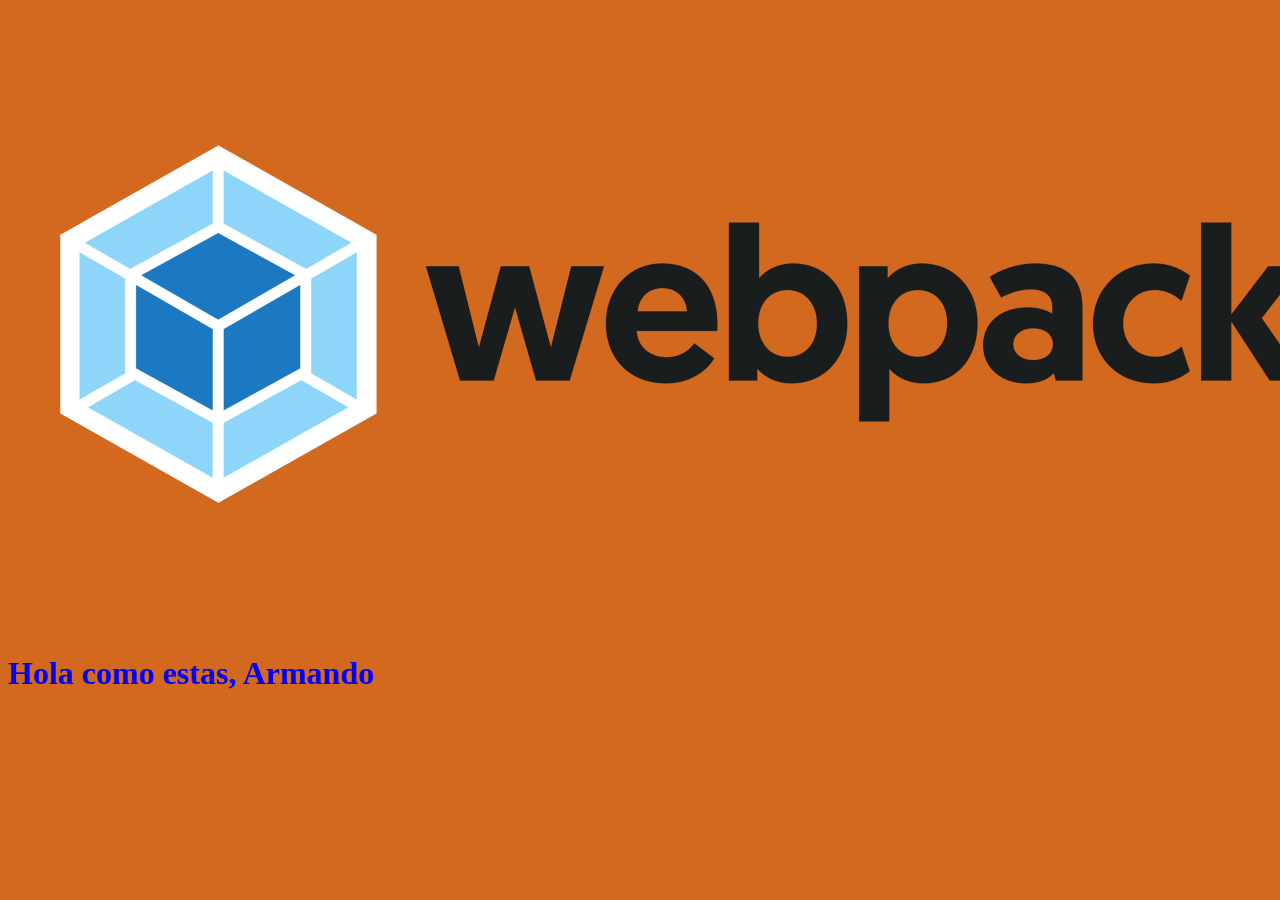
<file: docs/index.html>
<!doctype html><html lang="es"><head><meta charset="UTF-8"/><meta name="viewport" content="width=device-width,initial-scale=1"/><title>Webpack</title><link href="main.5f394e5e6234d8514608.css" rel="stylesheet"></head><body><img src="./assets/webpack.png" alt="logo"/><script src="main.31c78458804baebd610e.js"></script></body></html>
</file>
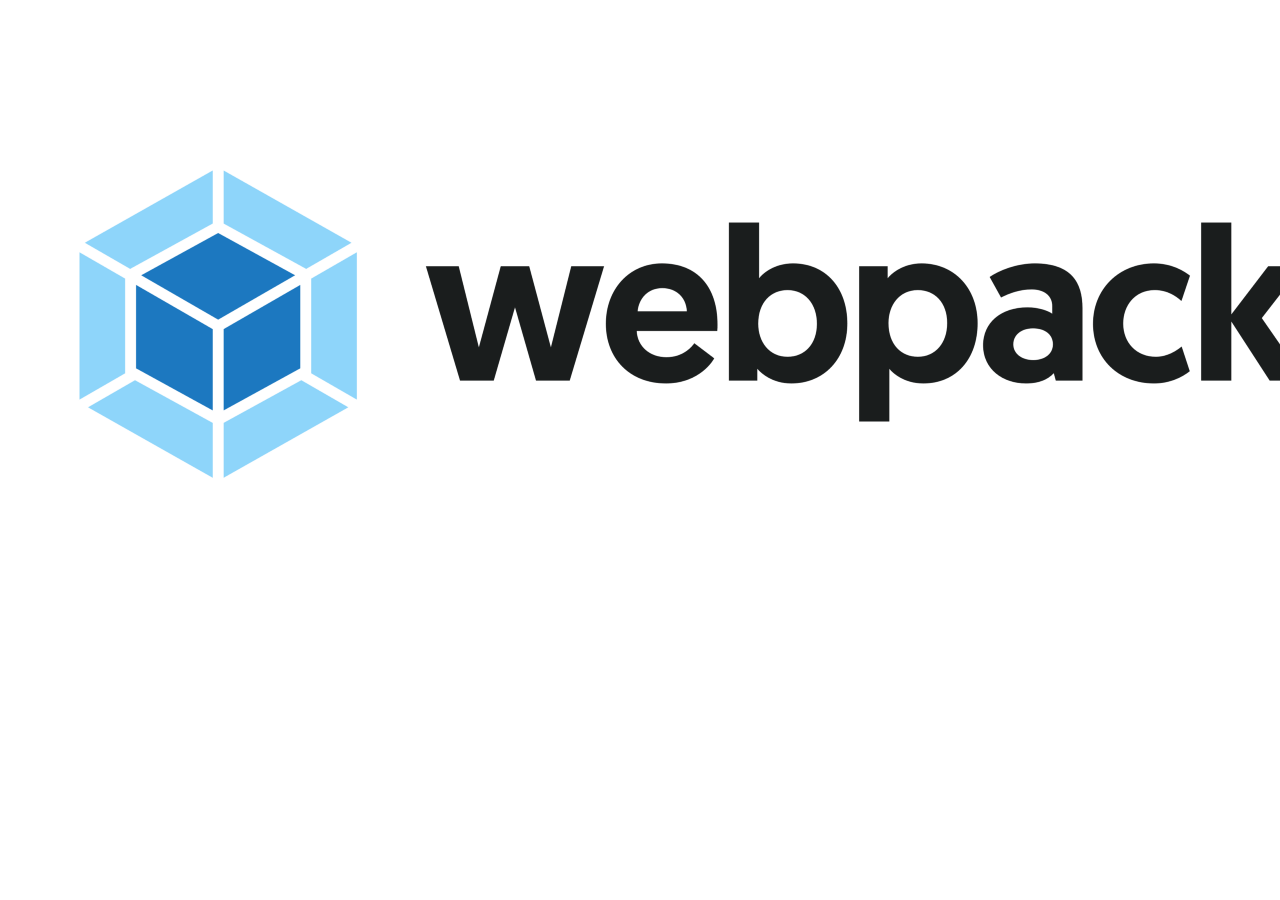
<file: src/index.html>
<!DOCTYPE html>
<html lang="es">
  <head>
    <meta charset="UTF-8" />
    <meta name="viewport" content="width=device-width, initial-scale=1.0" />
    <title>Webpack</title>
  </head>
  <body>
    <img src="./assets/webpack.png" alt="logo" />
  </body>
</html>
</file>
<file: docs/main.5f394e5e6234d8514608.css>
body,html{background-color:#d2691e}
</file>
